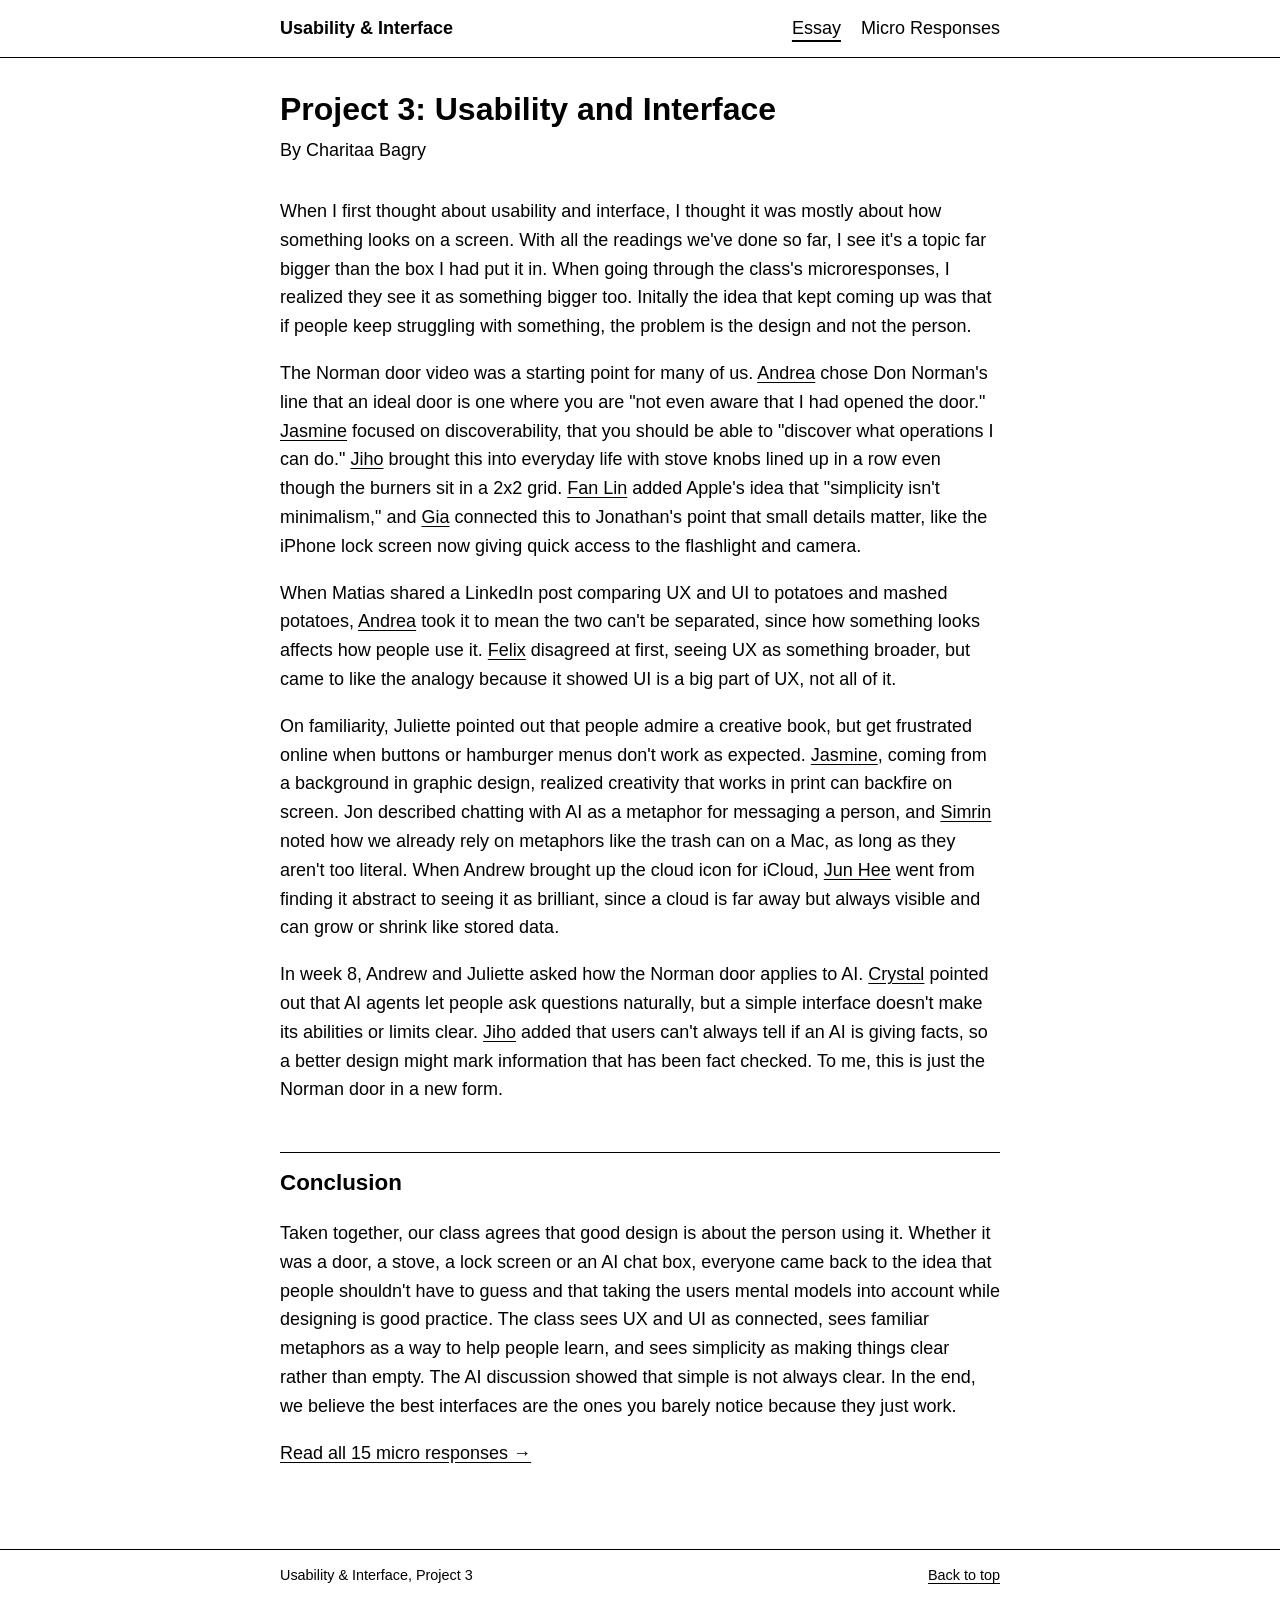
<file: index.html>
<!DOCTYPE html>
<html lang="en">
<head>
<meta charset="utf-8">
<meta name="viewport" content="width=device-width, initial-scale=1">
<title>Usability and Interface: How Our Class Sees It</title>
<link rel="stylesheet" href="style.css">
</head>
<body>
<header>
  <div class="bar">
    <a class="site-title" href="index.html">Usability &amp; Interface</a>
    <nav aria-label="Main">
      <ul>
        <li><a href="index.html" aria-current="page">Essay</a></li>
        <li><a href="responses.html">Micro Responses</a></li>
      </ul>
    </nav>
  </div>
</header>

<main>
  <h1>Project 3: Usability and Interface</h1>
  <p class="meta">By Charitaa Bagry</p>

  <p>When I first thought about usability and interface, I thought it was mostly about how something looks on a screen. With all the readings we've done so far, I see it's a topic far bigger than the box I had put it in. When going through the class's microresponses, I realized they see it as something bigger too. Initally the idea that kept coming up was that if people keep struggling with something, the problem is the design and not the person.</p>

  <p>The Norman door video was a starting point for many of us. <a href="responses.html#before-andrea">Andrea</a> chose Don Norman's line that an ideal door is one where you are "not even aware that I had opened the door." <a href="responses.html#before-jasmine">Jasmine</a> focused on discoverability, that you should be able to "discover what operations I can do." <a href="responses.html#before-jiho">Jiho</a> brought this into everyday life with stove knobs lined up in a row even though the burners sit in a 2x2 grid. <a href="responses.html#before-fan-lin">Fan Lin</a> added Apple's idea that "simplicity isn't minimalism," and <a href="responses.html#after-gia">Gia</a> connected this to Jonathan's point that small details matter, like the iPhone lock screen now giving quick access to the flashlight and camera.</p>

  <p>When Matias shared a LinkedIn post comparing UX and UI to potatoes and mashed potatoes, <a href="responses.html#after-andrea">Andrea</a> took it to mean the two can't be separated, since how something looks affects how people use it. <a href="responses.html#after-felix">Felix</a> disagreed at first, seeing UX as something broader, but came to like the analogy because it showed UI is a big part of UX, not all of it.</p>

  <p>On familiarity, Juliette pointed out that people admire a creative book, but get frustrated online when buttons or hamburger menus don't work as expected. <a href="responses.html#after-jasmine-juliette">Jasmine</a>, coming from a background in graphic design, realized creativity that works in print can backfire on screen. Jon described chatting with AI as a metaphor for messaging a person, and <a href="responses.html#after-simrin">Simrin</a> noted how we already rely on metaphors like the trash can on a Mac, as long as they aren't too literal. When Andrew brought up the cloud icon for iCloud, <a href="responses.html#after-jun-hee">Jun Hee</a> went from finding it abstract to seeing it as brilliant, since a cloud is far away but always visible and can grow or shrink like stored data.</p>

  <p>In week 8, Andrew and Juliette asked how the Norman door applies to AI. <a href="responses.html#after-crystal">Crystal</a> pointed out that AI agents let people ask questions naturally, but a simple interface doesn't make its abilities or limits clear. <a href="responses.html#after-jiho">Jiho</a> added that users can't always tell if an AI is giving facts, so a better design might mark information that has been fact checked. To me, this is just the Norman door in a new form.</p>

  <h2>Conclusion</h2>

  <p>Taken together, our class agrees that good design is about the person using it. Whether it was a door, a stove, a lock screen or an AI chat box, everyone came back to the idea that people shouldn't have to guess and that taking the users mental models into account while designing is good practice. The class sees UX and UI as connected, sees familiar metaphors as a way to help people learn, and sees simplicity as making things clear rather than empty. The AI discussion showed that simple is not always clear. In the end, we believe the best interfaces are the ones you barely notice because they just work.</p>

  <p><a href="responses.html">Read all 15 micro responses &rarr;</a></p>
</main>

<footer>
  <div class="bar">
    <span>Usability &amp; Interface, Project 3</span>
    <a href="#">Back to top</a>
  </div>
</footer>
</body>
</html>
</file>
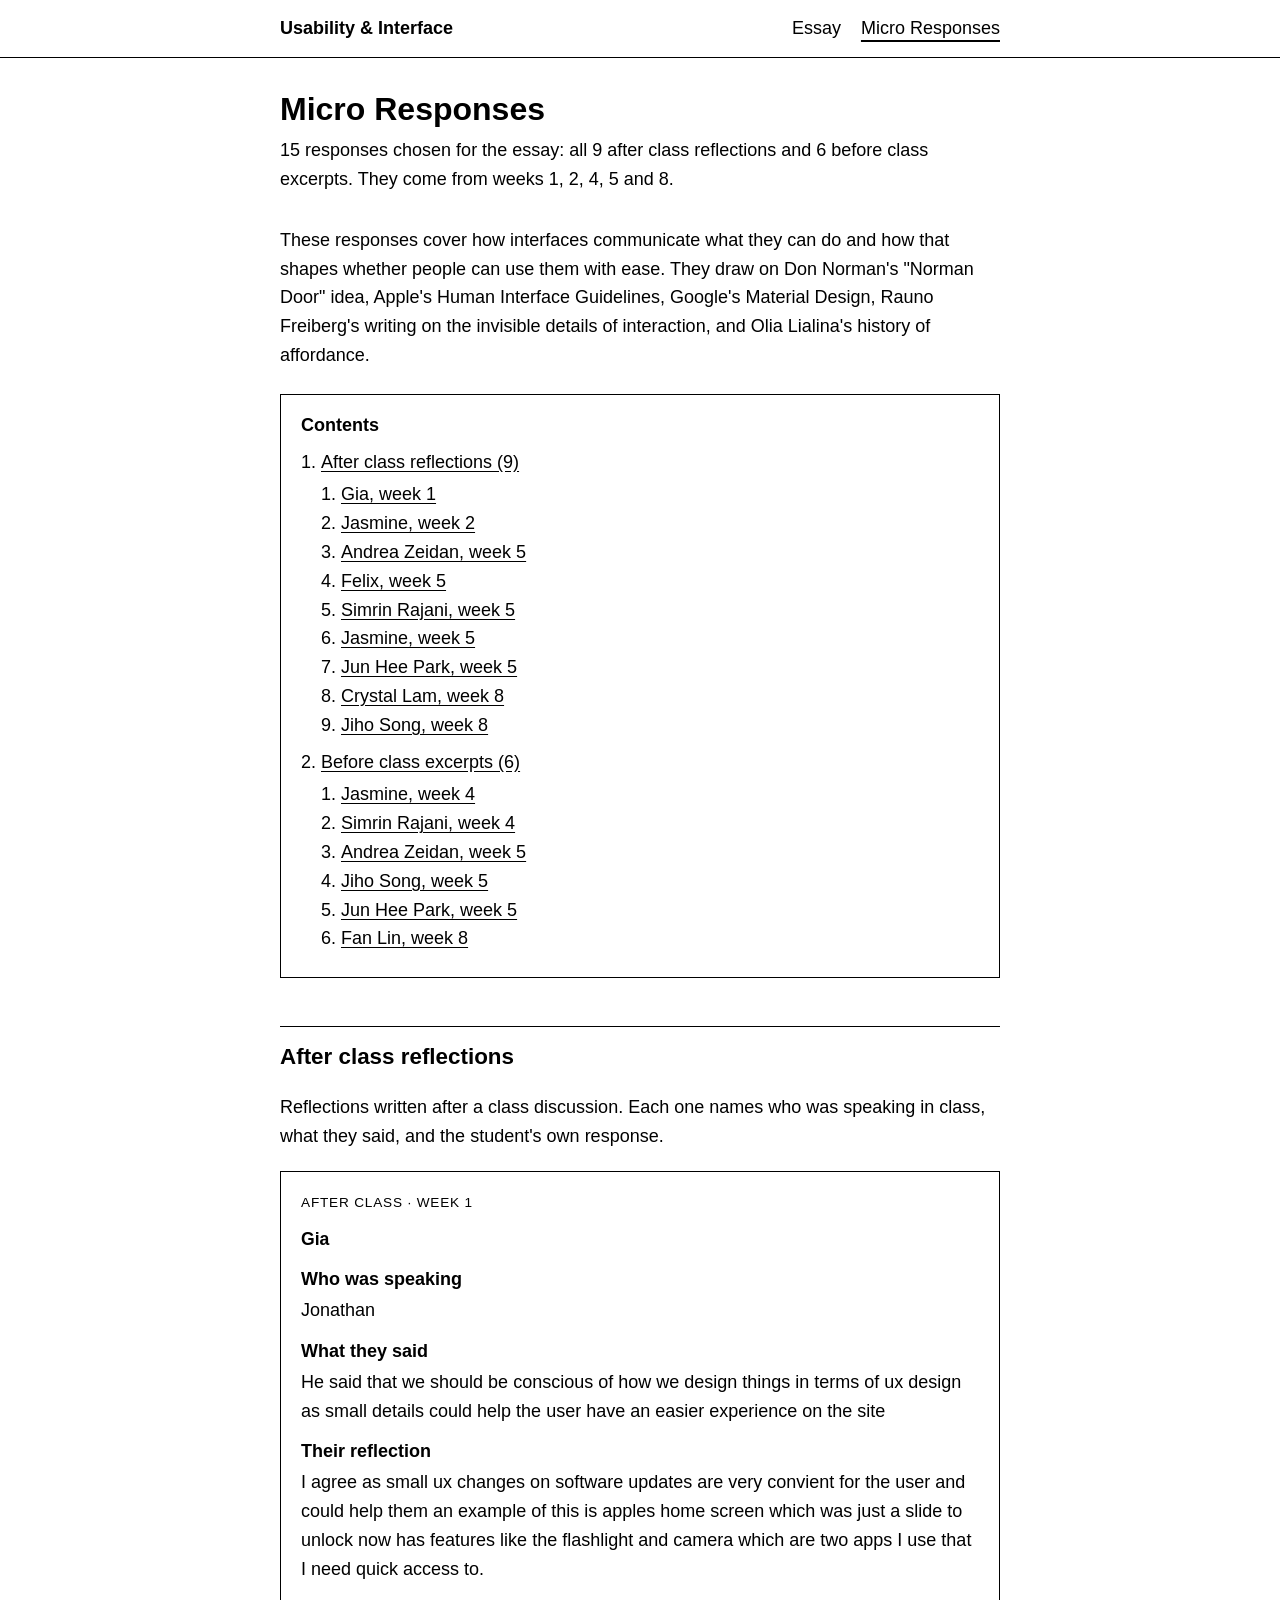
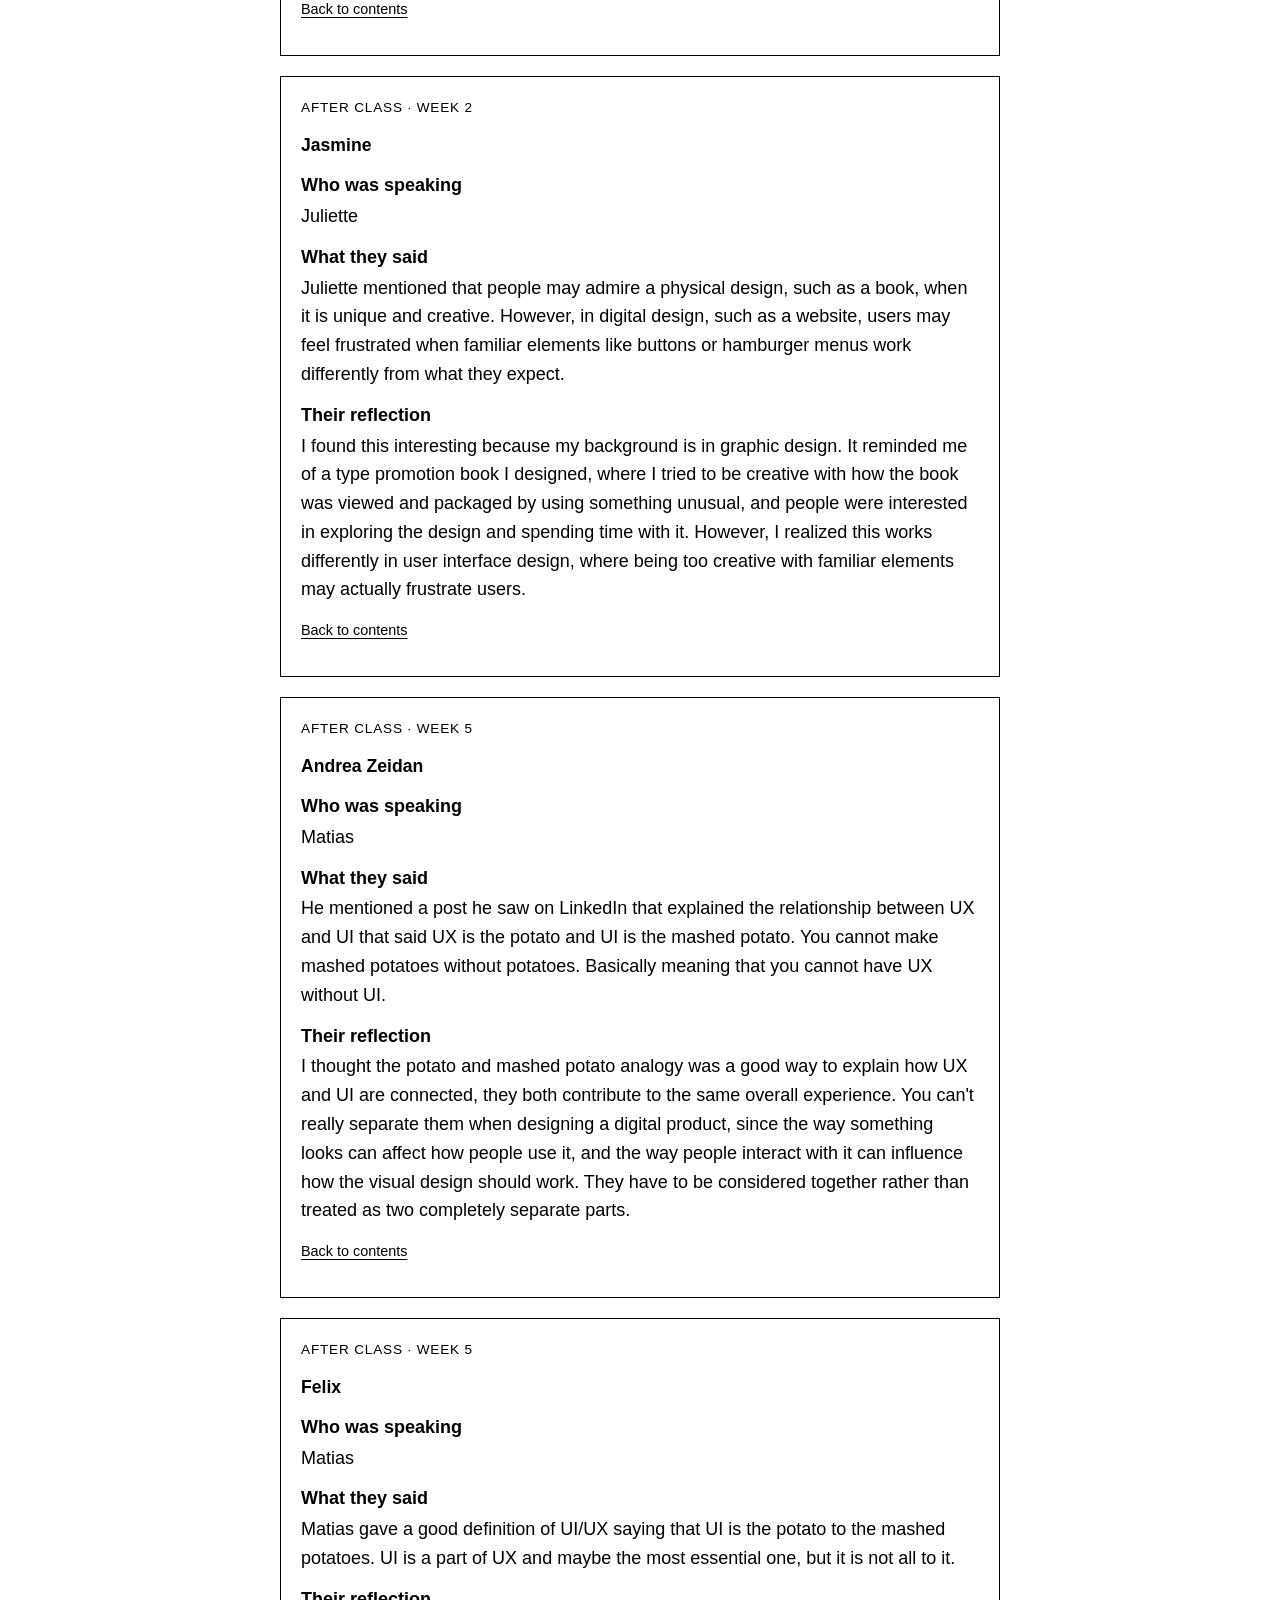
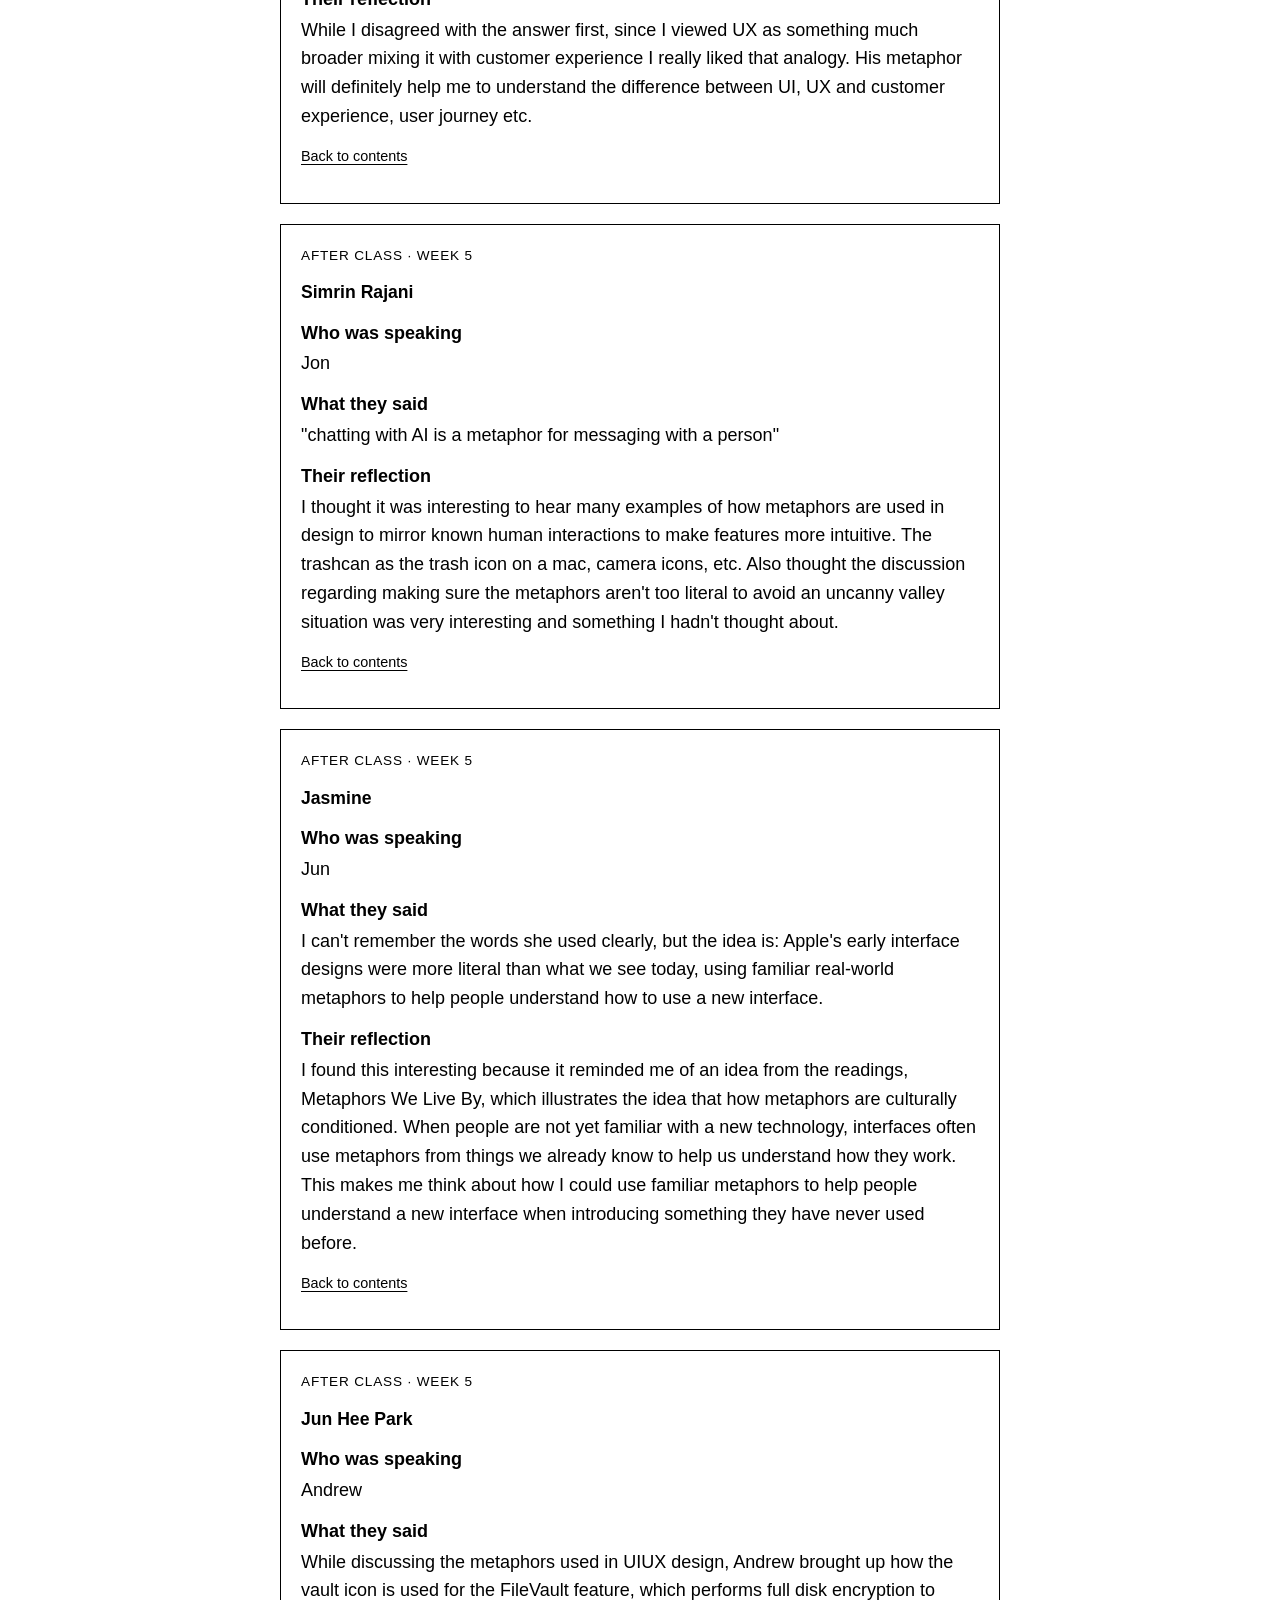
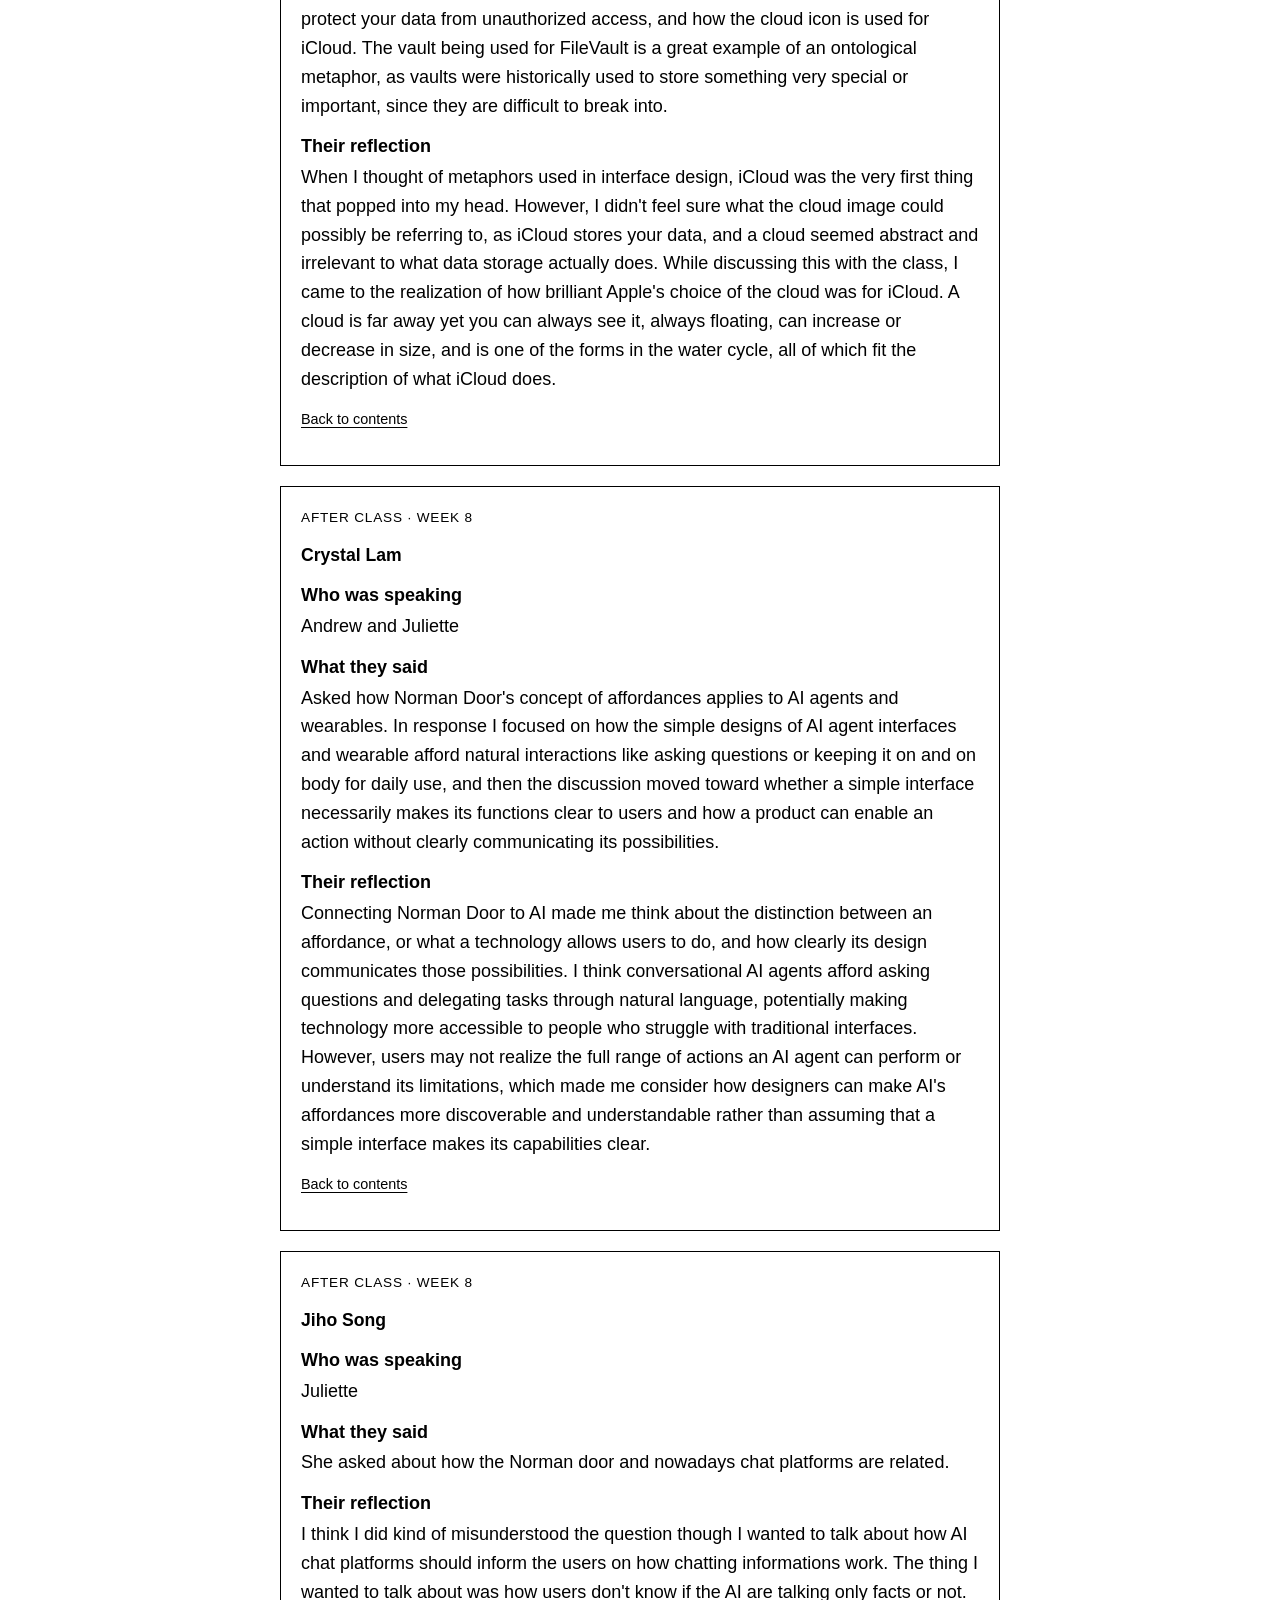
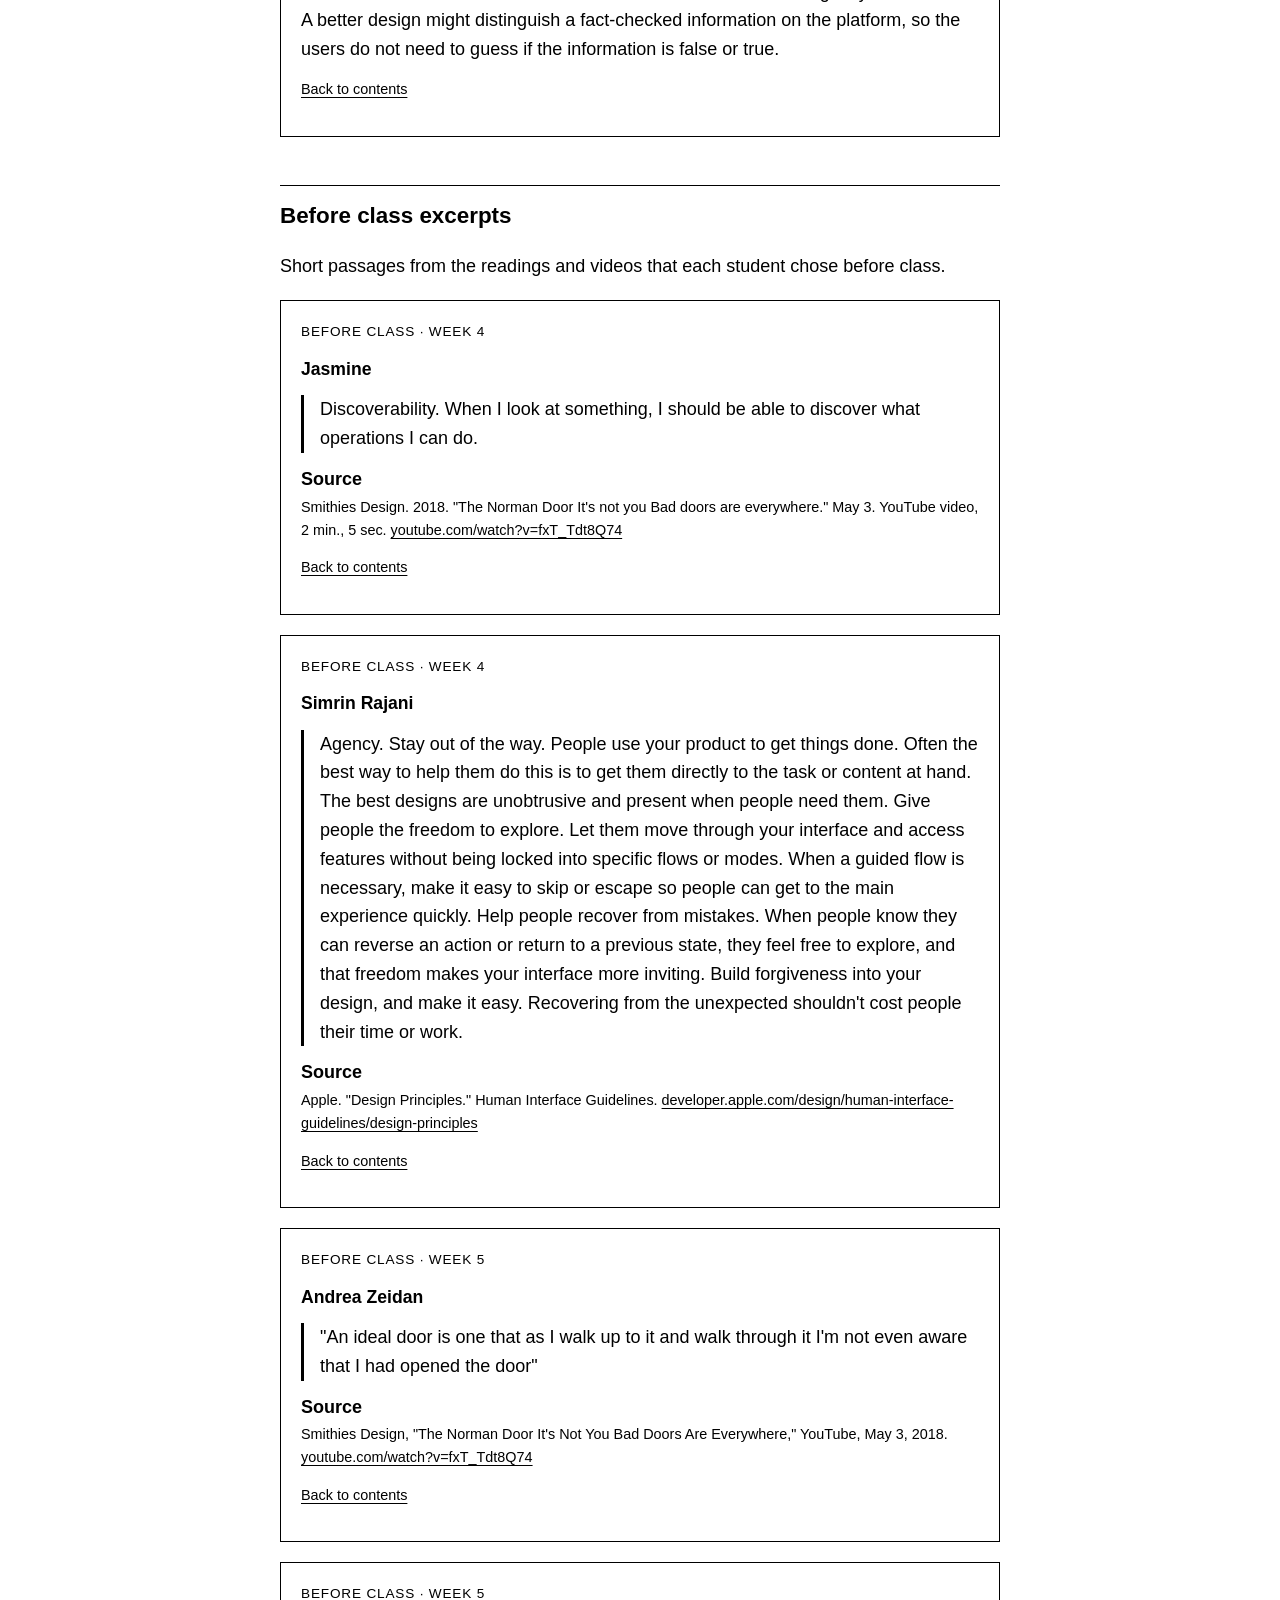
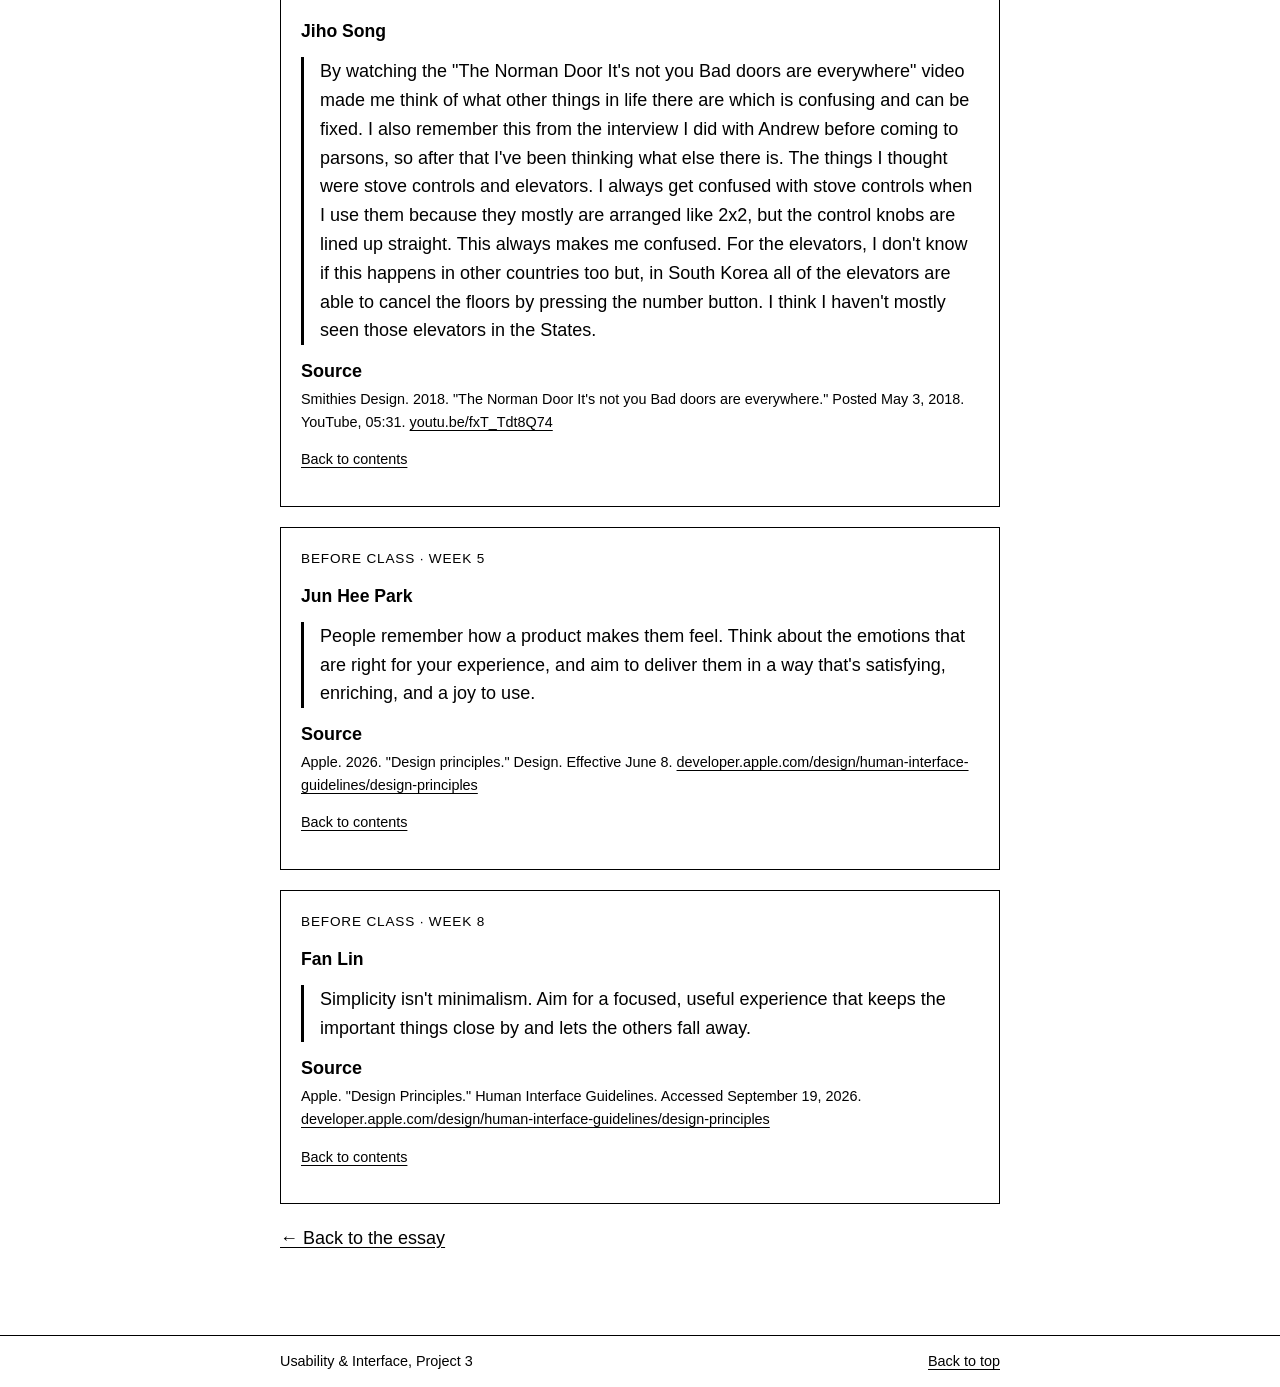
<file: responses.html>
<!DOCTYPE html>
<html lang="en">
<head>
<meta charset="utf-8">
<meta name="viewport" content="width=device-width, initial-scale=1">
<title>Micro Responses | Usability and Interface</title>
<link rel="stylesheet" href="style.css">
</head>
<body>
<header>
  <div class="bar">
    <a class="site-title" href="index.html">Usability &amp; Interface</a>
    <nav aria-label="Main">
      <ul>
        <li><a href="index.html">Essay</a></li>
        <li><a href="responses.html" aria-current="page">Micro Responses</a></li>
      </ul>
    </nav>
  </div>
</header>

<main id="top">
  <h1>Micro Responses</h1>
  <p class="meta">15 responses chosen for the essay: all 9 after class reflections and 6 before class excerpts. They come from weeks 1, 2, 4, 5 and 8.</p>

  <p>These responses cover how interfaces communicate what they can do and how that shapes whether people can use them with ease. They draw on Don Norman's "Norman Door" idea, Apple's Human Interface Guidelines, Google's Material Design, Rauno Freiberg's writing on the invisible details of interaction, and Olia Lialina's history of affordance.</p>

  <div class="contents">
    <p>Contents</p>
    <ol>
      <li><a href="#after">After class reflections (9)</a>
        <ol>
          <li><a href="#after-gia">Gia, week 1</a></li>
          <li><a href="#after-jasmine-juliette">Jasmine, week 2</a></li>
          <li><a href="#after-andrea">Andrea Zeidan, week 5</a></li>
          <li><a href="#after-felix">Felix, week 5</a></li>
          <li><a href="#after-simrin">Simrin Rajani, week 5</a></li>
          <li><a href="#after-jasmine-jun">Jasmine, week 5</a></li>
          <li><a href="#after-jun-hee">Jun Hee Park, week 5</a></li>
          <li><a href="#after-crystal">Crystal Lam, week 8</a></li>
          <li><a href="#after-jiho">Jiho Song, week 8</a></li>
        </ol>
      </li>
      <li><a href="#before">Before class excerpts (6)</a>
        <ol>
          <li><a href="#before-jasmine">Jasmine, week 4</a></li>
          <li><a href="#before-simrin">Simrin Rajani, week 4</a></li>
          <li><a href="#before-andrea">Andrea Zeidan, week 5</a></li>
          <li><a href="#before-jiho">Jiho Song, week 5</a></li>
          <li><a href="#before-jun-hee">Jun Hee Park, week 5</a></li>
          <li><a href="#before-fan-lin">Fan Lin, week 8</a></li>
        </ol>
      </li>
    </ol>
  </div>

  <!-- AFTER CLASS -->
  <h2 id="after">After class reflections</h2>
  <p>Reflections written after a class discussion. Each one names who was speaking in class, what they said, and the student's own response.</p>

  <article class="response" id="after-gia">
    <p class="tag">After class &middot; Week 1</p>
    <h3>Gia</h3>
    <dl>
      <dt>Who was speaking</dt>
      <dd>Jonathan</dd>
      <dt>What they said</dt>
      <dd>He said that we should be conscious of how we design things in terms of ux design as small details could help the user have an easier experience on the site</dd>
      <dt>Their reflection</dt>
      <dd>I agree as small ux changes on software updates are very convient for the user and could help them an example of this is apples home screen which was just a slide to unlock now has features like the flashlight and camera which are two apps I use that I need quick access to.</dd>
    </dl>
    <p class="top"><a href="#top">Back to contents</a></p>
  </article>

  <article class="response" id="after-jasmine-juliette">
    <p class="tag">After class &middot; Week 2</p>
    <h3>Jasmine</h3>
    <dl>
      <dt>Who was speaking</dt>
      <dd>Juliette</dd>
      <dt>What they said</dt>
      <dd>Juliette mentioned that people may admire a physical design, such as a book, when it is unique and creative. However, in digital design, such as a website, users may feel frustrated when familiar elements like buttons or hamburger menus work differently from what they expect.</dd>
      <dt>Their reflection</dt>
      <dd>I found this interesting because my background is in graphic design. It reminded me of a type promotion book I designed, where I tried to be creative with how the book was viewed and packaged by using something unusual, and people were interested in exploring the design and spending time with it. However, I realized this works differently in user interface design, where being too creative with familiar elements may actually frustrate users.</dd>
    </dl>
    <p class="top"><a href="#top">Back to contents</a></p>
  </article>

  <article class="response" id="after-andrea">
    <p class="tag">After class &middot; Week 5</p>
    <h3>Andrea Zeidan</h3>
    <dl>
      <dt>Who was speaking</dt>
      <dd>Matias</dd>
      <dt>What they said</dt>
      <dd>He mentioned a post he saw on LinkedIn that explained the relationship between UX and UI that said UX is the potato and UI is the mashed potato. You cannot make mashed potatoes without potatoes. Basically meaning that you cannot have UX without UI.</dd>
      <dt>Their reflection</dt>
      <dd>I thought the potato and mashed potato analogy was a good way to explain how UX and UI are connected, they both contribute to the same overall experience. You can't really separate them when designing a digital product, since the way something looks can affect how people use it, and the way people interact with it can influence how the visual design should work. They have to be considered together rather than treated as two completely separate parts.</dd>
    </dl>
    <p class="top"><a href="#top">Back to contents</a></p>
  </article>

  <article class="response" id="after-felix">
    <p class="tag">After class &middot; Week 5</p>
    <h3>Felix</h3>
    <dl>
      <dt>Who was speaking</dt>
      <dd>Matias</dd>
      <dt>What they said</dt>
      <dd>Matias gave a good definition of UI/UX saying that UI is the potato to the mashed potatoes. UI is a part of UX and maybe the most essential one, but it is not all to it.</dd>
      <dt>Their reflection</dt>
      <dd>While I disagreed with the answer first, since I viewed UX as something much broader mixing it with customer experience I really liked that analogy. His metaphor will definitely help me to understand the difference between UI, UX and customer experience, user journey etc.</dd>
    </dl>
    <p class="top"><a href="#top">Back to contents</a></p>
  </article>

  <article class="response" id="after-simrin">
    <p class="tag">After class &middot; Week 5</p>
    <h3>Simrin Rajani</h3>
    <dl>
      <dt>Who was speaking</dt>
      <dd>Jon</dd>
      <dt>What they said</dt>
      <dd>"chatting with AI is a metaphor for messaging with a person"</dd>
      <dt>Their reflection</dt>
      <dd>I thought it was interesting to hear many examples of how metaphors are used in design to mirror known human interactions to make features more intuitive. The trashcan as the trash icon on a mac, camera icons, etc. Also thought the discussion regarding making sure the metaphors aren't too literal to avoid an uncanny valley situation was very interesting and something I hadn't thought about.</dd>
    </dl>
    <p class="top"><a href="#top">Back to contents</a></p>
  </article>

  <article class="response" id="after-jasmine-jun">
    <p class="tag">After class &middot; Week 5</p>
    <h3>Jasmine</h3>
    <dl>
      <dt>Who was speaking</dt>
      <dd>Jun</dd>
      <dt>What they said</dt>
      <dd>I can't remember the words she used clearly, but the idea is: Apple's early interface designs were more literal than what we see today, using familiar real-world metaphors to help people understand how to use a new interface.</dd>
      <dt>Their reflection</dt>
      <dd>I found this interesting because it reminded me of an idea from the readings, Metaphors We Live By, which illustrates the idea that how metaphors are culturally conditioned. When people are not yet familiar with a new technology, interfaces often use metaphors from things we already know to help us understand how they work. This makes me think about how I could use familiar metaphors to help people understand a new interface when introducing something they have never used before.</dd>
    </dl>
    <p class="top"><a href="#top">Back to contents</a></p>
  </article>

  <article class="response" id="after-jun-hee">
    <p class="tag">After class &middot; Week 5</p>
    <h3>Jun Hee Park</h3>
    <dl>
      <dt>Who was speaking</dt>
      <dd>Andrew</dd>
      <dt>What they said</dt>
      <dd>While discussing the metaphors used in UIUX design, Andrew brought up how the vault icon is used for the FileVault feature, which performs full disk encryption to protect your data from unauthorized access, and how the cloud icon is used for iCloud. The vault being used for FileVault is a great example of an ontological metaphor, as vaults were historically used to store something very special or important, since they are difficult to break into.</dd>
      <dt>Their reflection</dt>
      <dd>When I thought of metaphors used in interface design, iCloud was the very first thing that popped into my head. However, I didn't feel sure what the cloud image could possibly be referring to, as iCloud stores your data, and a cloud seemed abstract and irrelevant to what data storage actually does. While discussing this with the class, I came to the realization of how brilliant Apple's choice of the cloud was for iCloud. A cloud is far away yet you can always see it, always floating, can increase or decrease in size, and is one of the forms in the water cycle, all of which fit the description of what iCloud does.</dd>
    </dl>
    <p class="top"><a href="#top">Back to contents</a></p>
  </article>

  <article class="response" id="after-crystal">
    <p class="tag">After class &middot; Week 8</p>
    <h3>Crystal Lam</h3>
    <dl>
      <dt>Who was speaking</dt>
      <dd>Andrew and Juliette</dd>
      <dt>What they said</dt>
      <dd>Asked how Norman Door's concept of affordances applies to AI agents and wearables. In response I focused on how the simple designs of AI agent interfaces and wearable afford natural interactions like asking questions or keeping it on and on body for daily use, and then the discussion moved toward whether a simple interface necessarily makes its functions clear to users and how a product can enable an action without clearly communicating its possibilities.</dd>
      <dt>Their reflection</dt>
      <dd>Connecting Norman Door to AI made me think about the distinction between an affordance, or what a technology allows users to do, and how clearly its design communicates those possibilities. I think conversational AI agents afford asking questions and delegating tasks through natural language, potentially making technology more accessible to people who struggle with traditional interfaces. However, users may not realize the full range of actions an AI agent can perform or understand its limitations, which made me consider how designers can make AI's affordances more discoverable and understandable rather than assuming that a simple interface makes its capabilities clear.</dd>
    </dl>
    <p class="top"><a href="#top">Back to contents</a></p>
  </article>

  <article class="response" id="after-jiho">
    <p class="tag">After class &middot; Week 8</p>
    <h3>Jiho Song</h3>
    <dl>
      <dt>Who was speaking</dt>
      <dd>Juliette</dd>
      <dt>What they said</dt>
      <dd>She asked about how the Norman door and nowadays chat platforms are related.</dd>
      <dt>Their reflection</dt>
      <dd>I think I did kind of misunderstood the question though I wanted to talk about how AI chat platforms should inform the users on how chatting informations work. The thing I wanted to talk about was how users don't know if the AI are talking only facts or not. A better design might distinguish a fact-checked information on the platform, so the users do not need to guess if the information is false or true.</dd>
    </dl>
    <p class="top"><a href="#top">Back to contents</a></p>
  </article>

  <!-- BEFORE CLASS -->
  <h2 id="before">Before class excerpts</h2>
  <p>Short passages from the readings and videos that each student chose before class.</p>

  <article class="response" id="before-jasmine">
    <p class="tag">Before class &middot; Week 4</p>
    <h3>Jasmine</h3>
    <blockquote>Discoverability. When I look at something, I should be able to discover what operations I can do.</blockquote>
    <dl>
      <dt>Source</dt>
      <dd class="cite">Smithies Design. 2018. "The Norman Door It's not you Bad doors are everywhere." May 3. YouTube video, 2 min., 5 sec. <a href="https://www.youtube.com/watch?v=fxT_Tdt8Q74">youtube.com/watch?v=fxT_Tdt8Q74</a></dd>
    </dl>
    <p class="top"><a href="#top">Back to contents</a></p>
  </article>

  <article class="response" id="before-simrin">
    <p class="tag">Before class &middot; Week 4</p>
    <h3>Simrin Rajani</h3>
    <blockquote>Agency. Stay out of the way. People use your product to get things done. Often the best way to help them do this is to get them directly to the task or content at hand. The best designs are unobtrusive and present when people need them. Give people the freedom to explore. Let them move through your interface and access features without being locked into specific flows or modes. When a guided flow is necessary, make it easy to skip or escape so people can get to the main experience quickly. Help people recover from mistakes. When people know they can reverse an action or return to a previous state, they feel free to explore, and that freedom makes your interface more inviting. Build forgiveness into your design, and make it easy. Recovering from the unexpected shouldn't cost people their time or work.</blockquote>
    <dl>
      <dt>Source</dt>
      <dd class="cite">Apple. "Design Principles." Human Interface Guidelines. <a href="https://developer.apple.com/design/human-interface-guidelines/design-principles">developer.apple.com/design/human-interface-guidelines/design-principles</a></dd>
    </dl>
    <p class="top"><a href="#top">Back to contents</a></p>
  </article>

  <article class="response" id="before-andrea">
    <p class="tag">Before class &middot; Week 5</p>
    <h3>Andrea Zeidan</h3>
    <blockquote>"An ideal door is one that as I walk up to it and walk through it I'm not even aware that I had opened the door"</blockquote>
    <dl>
      <dt>Source</dt>
      <dd class="cite">Smithies Design, "The Norman Door It's Not You Bad Doors Are Everywhere," YouTube, May 3, 2018. <a href="https://www.youtube.com/watch?v=fxT_Tdt8Q74">youtube.com/watch?v=fxT_Tdt8Q74</a></dd>
    </dl>
    <p class="top"><a href="#top">Back to contents</a></p>
  </article>

  <article class="response" id="before-jiho">
    <p class="tag">Before class &middot; Week 5</p>
    <h3>Jiho Song</h3>
    <blockquote>By watching the "The Norman Door It's not you Bad doors are everywhere" video made me think of what other things in life there are which is confusing and can be fixed. I also remember this from the interview I did with Andrew before coming to parsons, so after that I've been thinking what else there is. The things I thought were stove controls and elevators. I always get confused with stove controls when I use them because they mostly are arranged like 2x2, but the control knobs are lined up straight. This always makes me confused. For the elevators, I don't know if this happens in other countries too but, in South Korea all of the elevators are able to cancel the floors by pressing the number button. I think I haven't mostly seen those elevators in the States.</blockquote>
    <dl>
      <dt>Source</dt>
      <dd class="cite">Smithies Design. 2018. "The Norman Door It's not you Bad doors are everywhere." Posted May 3, 2018. YouTube, 05:31. <a href="https://youtu.be/fxT_Tdt8Q74">youtu.be/fxT_Tdt8Q74</a></dd>
    </dl>
    <p class="top"><a href="#top">Back to contents</a></p>
  </article>

  <article class="response" id="before-jun-hee">
    <p class="tag">Before class &middot; Week 5</p>
    <h3>Jun Hee Park</h3>
    <blockquote>People remember how a product makes them feel. Think about the emotions that are right for your experience, and aim to deliver them in a way that's satisfying, enriching, and a joy to use.</blockquote>
    <dl>
      <dt>Source</dt>
      <dd class="cite">Apple. 2026. "Design principles." Design. Effective June 8. <a href="https://developer.apple.com/design/human-interface-guidelines/design-principles">developer.apple.com/design/human-interface-guidelines/design-principles</a></dd>
    </dl>
    <p class="top"><a href="#top">Back to contents</a></p>
  </article>

  <article class="response" id="before-fan-lin">
    <p class="tag">Before class &middot; Week 8</p>
    <h3>Fan Lin</h3>
    <blockquote>Simplicity isn't minimalism. Aim for a focused, useful experience that keeps the important things close by and lets the others fall away.</blockquote>
    <dl>
      <dt>Source</dt>
      <dd class="cite">Apple. "Design Principles." Human Interface Guidelines. Accessed September 19, 2026. <a href="https://developer.apple.com/design/human-interface-guidelines/design-principles">developer.apple.com/design/human-interface-guidelines/design-principles</a></dd>
    </dl>
    <p class="top"><a href="#top">Back to contents</a></p>
  </article>

  <p><a href="index.html">&larr; Back to the essay</a></p>
</main>

<footer>
  <div class="bar">
    <span>Usability &amp; Interface, Project 3</span>
    <a href="#top">Back to top</a>
  </div>
</footer>
</body>
</html>
</file>
<file: style.css>
* { box-sizing: border-box; }

html { scroll-behavior: smooth; }

body {
  margin: 0;
  background: #fff;
  color: #000;
  font-family: -apple-system, BlinkMacSystemFont, "Helvetica Neue", Arial, sans-serif;
  font-size: 18px;
  line-height: 1.6;
}

a { color: #000; text-decoration: underline; text-underline-offset: 3px; }
a:hover { text-decoration-thickness: 2px; }
a:focus-visible { outline: 2px solid #000; outline-offset: 2px; }

header {
  border-bottom: 1px solid #000;
  position: sticky;
  top: 0;
  background: #fff;
  z-index: 10;
}

.bar {
  max-width: 760px;
  margin: 0 auto;
  padding: 14px 20px;
  display: flex;
  flex-wrap: wrap;
  gap: 8px 24px;
  align-items: baseline;
  justify-content: space-between;
}

.site-title { font-weight: 700; text-decoration: none; }

nav ul { list-style: none; margin: 0; padding: 0; display: flex; gap: 20px; }
nav a { text-decoration: none; }
nav a[aria-current="page"] { text-decoration: underline; text-underline-offset: 6px; text-decoration-thickness: 2px; }

main { max-width: 760px; margin: 0 auto; padding: 32px 20px 64px; }

h1 { font-size: 2rem; line-height: 1.2; margin: 0 0 8px; }
h2 { font-size: 1.4rem; margin: 48px 0 12px; padding-top: 12px; border-top: 1px solid #000; }
h3 { font-size: 1.1rem; margin: 0 0 4px; }

.meta { margin: 0 0 32px; }

.contents { border: 1px solid #000; padding: 16px 20px; margin: 24px 0 8px; }
.contents p { margin: 0 0 8px; font-weight: 700; }
.contents ol { margin: 0; padding-left: 20px; }
.contents ol ol { margin: 4px 0 8px; }

.response { border: 1px solid #000; padding: 20px; margin: 20px 0; scroll-margin-top: 80px; }
.response .tag { font-size: 0.85rem; text-transform: uppercase; letter-spacing: 0.06em; margin: 0 0 12px; }

dl { margin: 12px 0 0; }
dt { font-weight: 700; margin-top: 12px; }
dd { margin: 2px 0 0; }

blockquote { margin: 12px 0 0; padding-left: 16px; border-left: 3px solid #000; }

.cite { font-size: 0.9rem; word-break: break-word; }

.top { font-size: 0.9rem; }

footer { border-top: 1px solid #000; }
footer .bar { font-size: 0.9rem; }

@media (max-width: 520px) {
  body { font-size: 17px; }
  h1 { font-size: 1.6rem; }
  .bar { flex-direction: column; }
  header { position: static; }
  .response { scroll-margin-top: 16px; }
}
</file>
